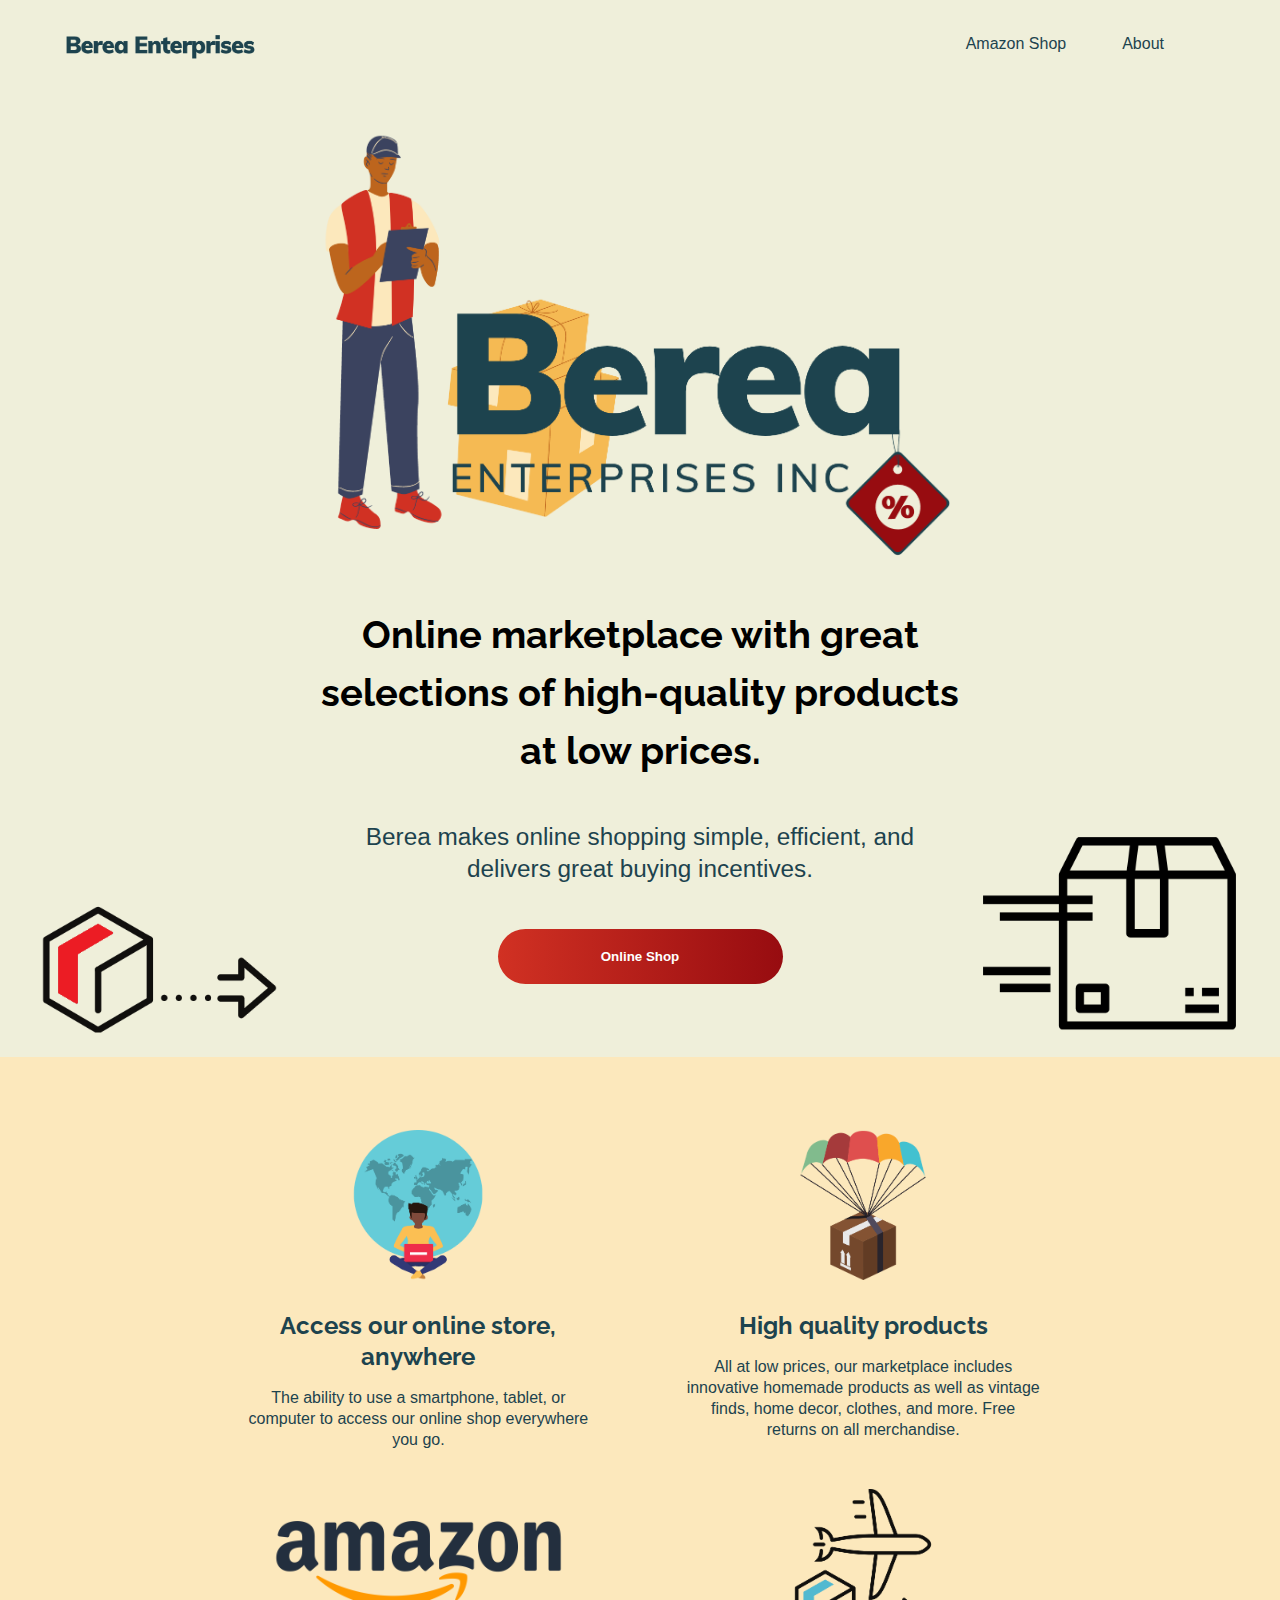
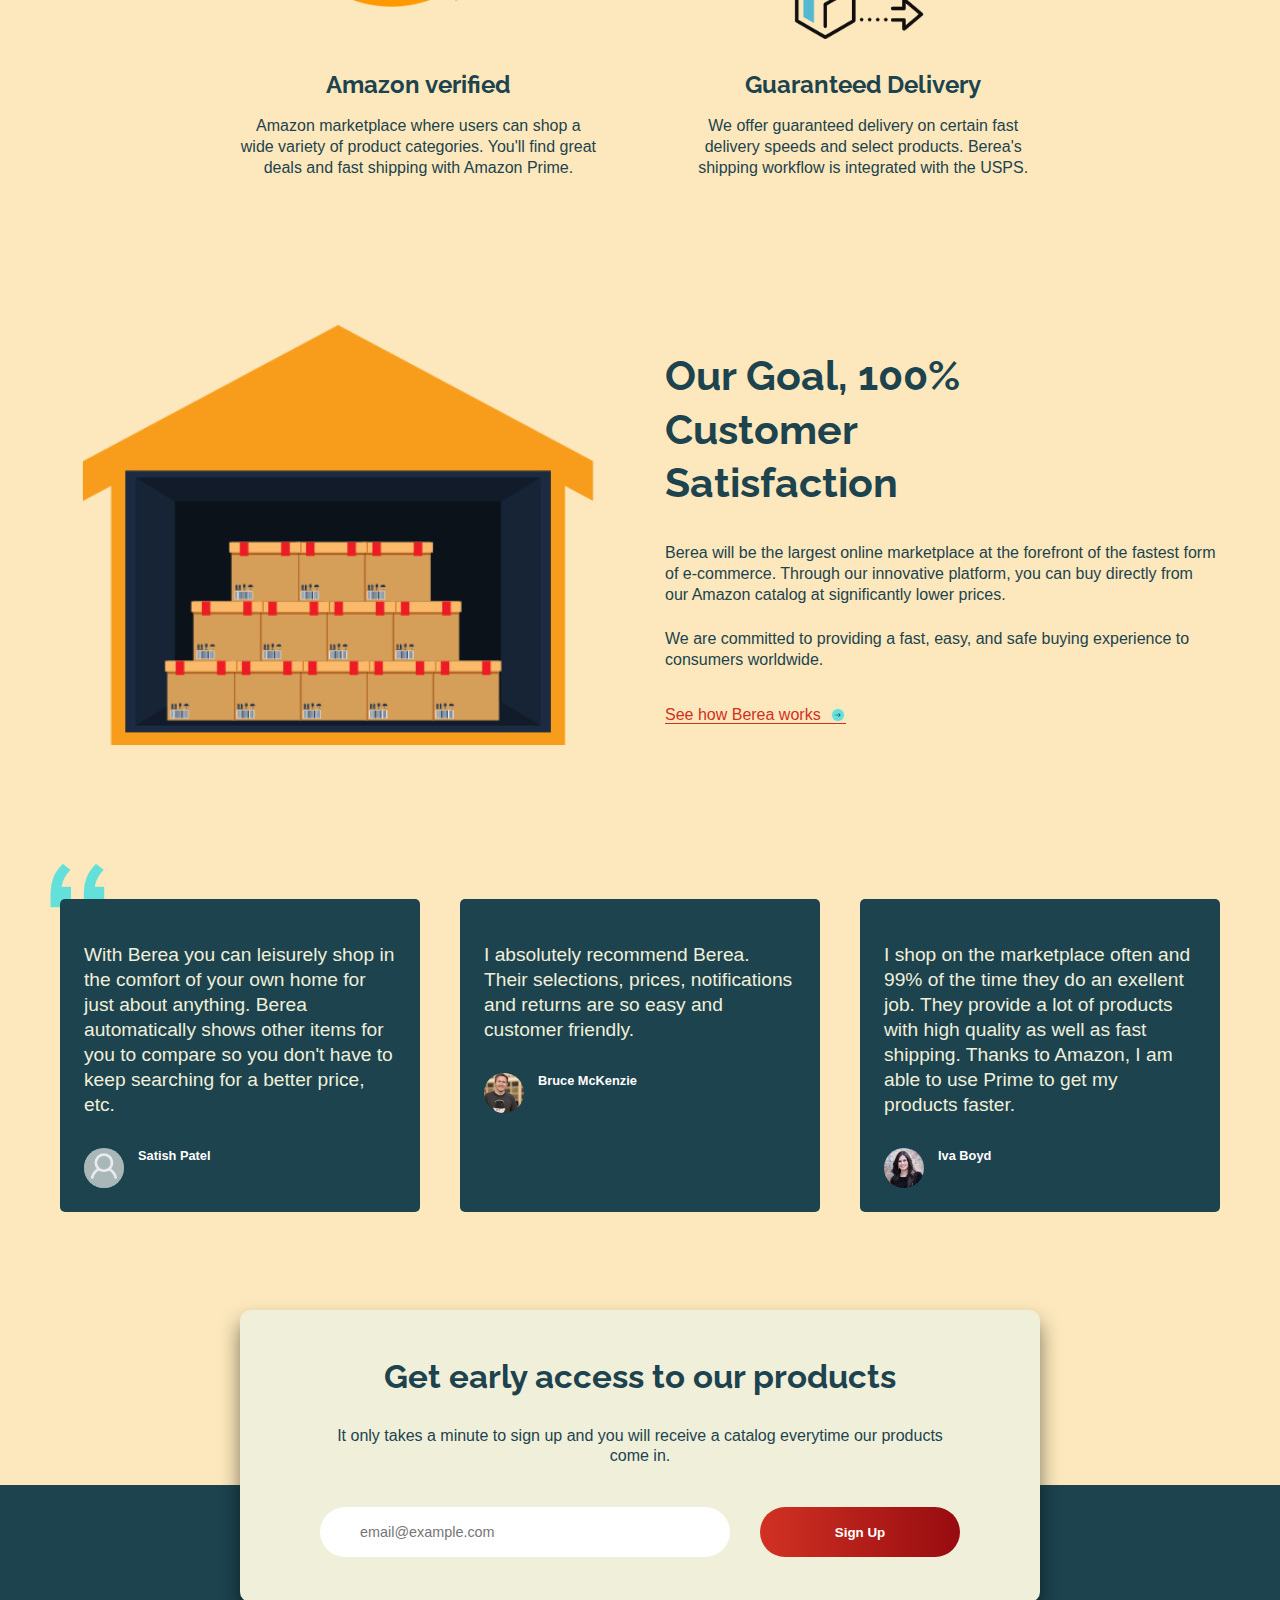
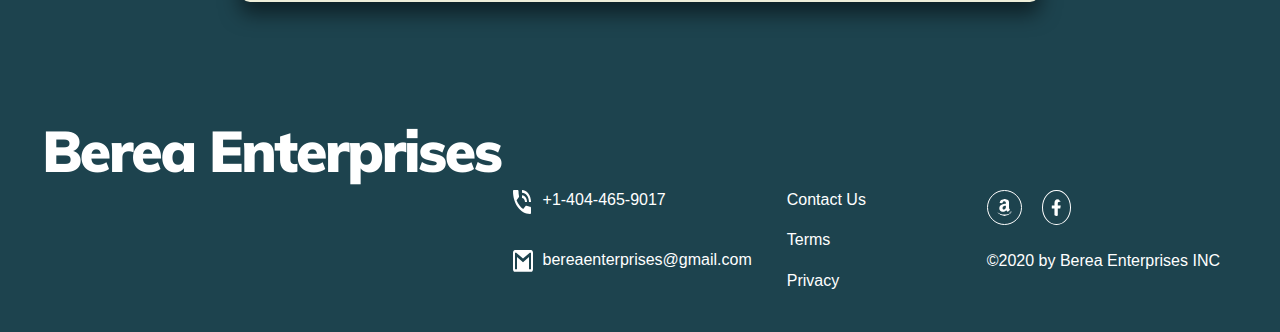
<file: index.html>
<!DOCTYPE html>
<html lang="en">
<head>
    <meta charset="UTF-8">
    <meta name="viewport" content="width=device-width, initial-scale=1.0">
    <meta http-equiv="X-UA-Compatible" content="ie=edge">
    <title>Berea Enterprises</title>

    <link href="https://fonts.googleapis.com/css?family=Open+Sans:400,700|Raleway:400,700&display=swap" rel="stylesheet">
    <link rel="stylesheet" href="/css/style.css">
    <link rel="icon" type="image/png" href="/images/favicon.png"/>
</head>
<body>
    <header>
        <div class="container--head">
            <img src="/images/Berea (8).png" />
            <a href="#">Amazon Shop</a>
            <!-- <a href="#">Team</a> -->
            <a href="#">About</a>
        </div>
    </header>

    <section class="hero">
        <div class="container">
            <img src="/images/bereanew.png"/>
            <h1 style="color: black;">Online marketplace with great selections of high-quality products at low prices.</h1>
            <p> Berea makes online shopping simple, efficient, and delivers great buying incentives.
            </p>
            <button style="color:white" class="button--large">Online Shop</button>
        </div>
    </section>

    
    <section class="features">
        <div class="container--small feature-grid">

            <div class="feature">
                <div class="feature-image">
                    <img src="/images/world2.png" alt="Access anywhere">
                </div>
                <div class="feature-title">
                    Access our online store, anywhere
                </div>
                <div class="feature-description">
                    The ability to use a smartphone, tablet, or computer to access our online shop everywhere you go.
                </div>
            </div>
            
            <div class="feature">
                <div class="feature-image">
                    <img src="/images/package.png" alt="Any file">
                </div>
                <div class="feature-title">
                   High quality products
                </div>
                <div class="feature-description">
                    All at low prices, our marketplace includes innovative homemade products 
                    as well as vintage finds, home decor, clothes, and more.
                    Free returns on all merchandise.
                </div>
            </div>

            <div class="feature">
                <div class="feature-image">
                    <img src="/images/amazonlogo.png" alt="Amazon">
                </div>
                <div class="feature-title">
                    Amazon verified
                </div>
                <div class="feature-description">
                    Amazon marketplace where users can shop a wide variety of product 
                    categories. You'll find great deals and fast shipping with Amazon Prime.
                </div>
            </div>

            <div class="feature">
                <div class="feature-image">
                    <img src="/images/ship1.png" alt="collaboration">
                </div>
                
                <div class="feature-title">
                    Guaranteed Delivery
                </div>
                <div class="feature-description">
                    We offer guaranteed delivery on certain fast delivery speeds
                    and select products. Berea's shipping workflow is integrated 
                    with the USPS.
                </div>
            </div>
        </div>
    </section>

    <section class="productive">
        <div class="container productive_grid">
            <div class="productive_image">
                <img src="/images/100.png" alt="Stay productive" />
            </div>
            <div class="productive_text">
                <h2 class="large">Our Goal, 100% Customer Satisfaction</h2>
                <p>
                    Berea will be the largest online marketplace at the forefront of the fastest form of e-commerce.
                    Through our innovative platform, you can buy directly from our Amazon catalog at significantly lower prices.
                </p>
                <p>
                    We are committed to providing a fast, easy, and safe buying experience to consumers worldwide.
                </p>
                <a href="#">See how Berea works</a>
            </div>
        </div>

    </section>

    <section class="quotes">
        <div class="container quotes_grid">
            <div class="quote">
                <div style="color: #efefda" class="quote__text">
                    With Berea you can leisurely shop in the comfort of your own home for just about anything. 
                    Berea automatically shows other items for you to compare so you don't have to keep searching for a better price, etc.
                </div>

                <div class="quote__author">
                    <div class="quote__author-image">
                        <img src="/images/person.jpg" alt="Satish Patel">
                    </div>
                    <div style="color:white" class="quote__author-name">                    Satish Patel
                    </div>
                    <!-- <div class="quote__author-title">                    Founder & CEO, Huddle
                    </div> -->

                </div>
            </div>

            <div class="quote">
                <div style="color:#efefda" class="quote__text">
                    I absolutely recommend Berea. Their selections, prices, notifications and returns are so easy and customer friendly. 
                    
                </div>

                <div class="quote__author">
                    <div class="quote__author-image">
                        <img src="/images/profile-2.jpg" alt="Bruce McKenzie">
                    </div>
                    <div style="color:white" class="quote__author-name">
                    Bruce McKenzie
                    </div>
                    <!-- <div class="quote__author-title">                    Founder & CEO, Huddle
                    </div> -->

                </div>
            </div>

            <div class="quote">
                <div style="color:#efefda" class="quote__text">
                    I shop on the marketplace often and 99% of the time they do an exellent job. They provide a lot of products with 
                    high quality as well as fast shipping. Thanks to Amazon, I am able to use Prime to get my products faster.
                </div>

                <div class="quote__author">
                    <div class="quote__author-image">
                        <img src="/images/profile-3.jpg" alt="Ivy Boyd">
                    </div>
                    <div style="color:white" class="quote__author-name">
                        Iva Boyd
                    </div>
                    <!-- <div class="quote__author-title">Founder & CEO, Huddle
                    </div> -->

                </div>    
            </div>
        </div>
    </section>

    <section class="signup">
        <div class="container--small">
            <div class="signup__block">
                <h2 class="small">Get early access to our products</h2>
                <p>
                    It only takes a minute to sign up and you will receive a catalog everytime our products come in.
                </p>
                <form class="signup__form">
                    <input type="email" name="email" id="email" placeholder="email@example.com">
                    <input style="color:white" type="submit" class="button" value="Sign Up">
                </form>
            </div>
                
        </div>
    </section>

    <footer class="footer">
        <div class="container--foot">
            <div class="footer__logo">
                <img src="/images/Berea (9).png" alt="Berea Logo">
            </div>

            <!-- <div class="footer__address">
                <svg width="13" height="18" xmlns="http://www.w3.org/2000/svg"></svg>
                <div class="address" style="color:white">

                </div>
            </div> -->

            <div class="footer__links1">
                <div class="footer__contact-phone">
                    <img src="/images/icon-phone.svg" alt="Phone Icon">
                    <div class="phone"><a href="tel:+1-543-123-4567" style="color:white">
                        +1-404-465-9017
                    </a>
                    </div>
                </div>

                <div class="footer__contact-email">
                    <img src="/images/icon-email.svg" alt="Email Icon">
                    <div class="email"><a href="mailto:example@fylo.com" style="color:white">bereaenterprises@gmail.com</a>
                    </div>
                </div>
            </div>

            <div class="footer__links2">
                <a href="#" style="color:white"> Contact Us </a>
                <a href="" style="color:white"> Terms </a>
                <a href="#" style="color:white"> Privacy </a>
            </div>

            <div class="footer__social">
                
                <a href="#"><svg xmlns="http://www.w3.org/2000/svg" viewBox="0 0 24 24"><path d="M13.958 10.09c0 1.232.029 2.256-.591 3.351-.502.891-1.301 1.438-2.186 1.438-1.214 0-1.922-.924-1.922-2.292 0-2.692 2.415-3.182 4.7-3.182v.685zm3.186 7.705c-.209.189-.512.201-.745.074-1.052-.872-1.238-1.276-1.814-2.106-1.734 1.767-2.962 2.297-5.209 2.297-2.66 0-4.731-1.641-4.731-4.925 0-2.565 1.391-4.309 3.37-5.164 1.715-.754 4.11-.891 5.942-1.095v-.41c0-.753.06-1.642-.383-2.294-.385-.579-1.124-.82-1.775-.82-1.205 0-2.277.618-2.54 1.897-.054.285-.261.567-.549.582l-3.061-.333c-.259-.056-.548-.266-.472-.66.704-3.716 4.06-4.838 7.066-4.838 1.537 0 3.547.41 4.758 1.574 1.538 1.436 1.392 3.352 1.392 5.438v4.923c0 1.481.616 2.13 1.192 2.929.204.287.247.63-.01.839-.647.541-1.794 1.537-2.423 2.099l-.008-.007zm3.559 1.988c-2.748 1.472-5.735 2.181-8.453 2.181-4.027 0-7.927-1.393-11.081-3.706-.277-.202-.481.154-.251.416 2.925 3.326 6.786 5.326 11.076 5.326 3.061 0 6.614-1.214 9.066-3.494.406-.377.058-.945-.357-.723zm.67 2.216c-.091.227.104.32.31.147 1.339-1.12 1.685-3.466 1.411-3.804-.272-.336-2.612-.626-4.04.377-.22.154-.182.367.062.337.805-.096 2.595-.312 2.913.098.319.41-.355 2.094-.656 2.845z" fill-rule="evenodd" clip-rule="evenodd"/></svg>
                <a href="#"><svg xmlns="http://www.w3.org/2000/svg" viewBox="0 0 320 512"><path d="M279.14 288l14.22-92.66h-88.91v-60.13c0-25.35 12.42-50.06 52.24-50.06h40.42V6.26S260.43 0 225.36 0c-73.22 0-121.08 44.38-121.08 124.72v70.62H22.89V288h81.39v224h100.17V288z"/></svg></a>
                <a style="display: block;">INC</a>
                <a href="#" style="color:white; display: block;">©2020 by Berea Enterprises INC</a>
                <!-- <a href="#"><svg xmlns="http://www.w3.org/2000/svg" viewBox="0 0 448 512"><path d="M224.1 141c-63.6 0-114.9 51.3-114.9 114.9s51.3 114.9 114.9 114.9S339 319.5 339 255.9 287.7 141 224.1 141zm0 189.6c-41.1 0-74.7-33.5-74.7-74.7s33.5-74.7 74.7-74.7 74.7 33.5 74.7 74.7-33.6 74.7-74.7 74.7zm146.4-194.3c0 14.9-12 26.8-26.8 26.8-14.9 0-26.8-12-26.8-26.8s12-26.8 26.8-26.8 26.8 12 26.8 26.8zm76.1 27.2c-1.7-35.9-9.9-67.7-36.2-93.9-26.2-26.2-58-34.4-93.9-36.2-37-2.1-147.9-2.1-184.9 0-35.8 1.7-67.6 9.9-93.9 36.1s-34.4 58-36.2 93.9c-2.1 37-2.1 147.9 0 184.9 1.7 35.9 9.9 67.7 36.2 93.9s58 34.4 93.9 36.2c37 2.1 147.9 2.1 184.9 0 35.9-1.7 67.7-9.9 93.9-36.2 26.2-26.2 34.4-58 36.2-93.9 2.1-37 2.1-147.8 0-184.8zM398.8 388c-7.8 19.6-22.9 34.7-42.6 42.6-29.5 11.7-99.5 9-132.1 9s-102.7 2.6-132.1-9c-19.6-7.8-34.7-22.9-42.6-42.6-11.7-29.5-9-99.5-9-132.1s-2.6-102.7 9-132.1c7.8-19.6 22.9-34.7 42.6-42.6 29.5-11.7 99.5-9 132.1-9s102.7-2.6 132.1 9c19.6 7.8 34.7 22.9 42.6 42.6 11.7 29.5 9 99.5 9 132.1s2.7 102.7-9 132.1z"/></svg></a> -->
            </div>
        </div>
    </footer>
    
</body>
</html>
</file>
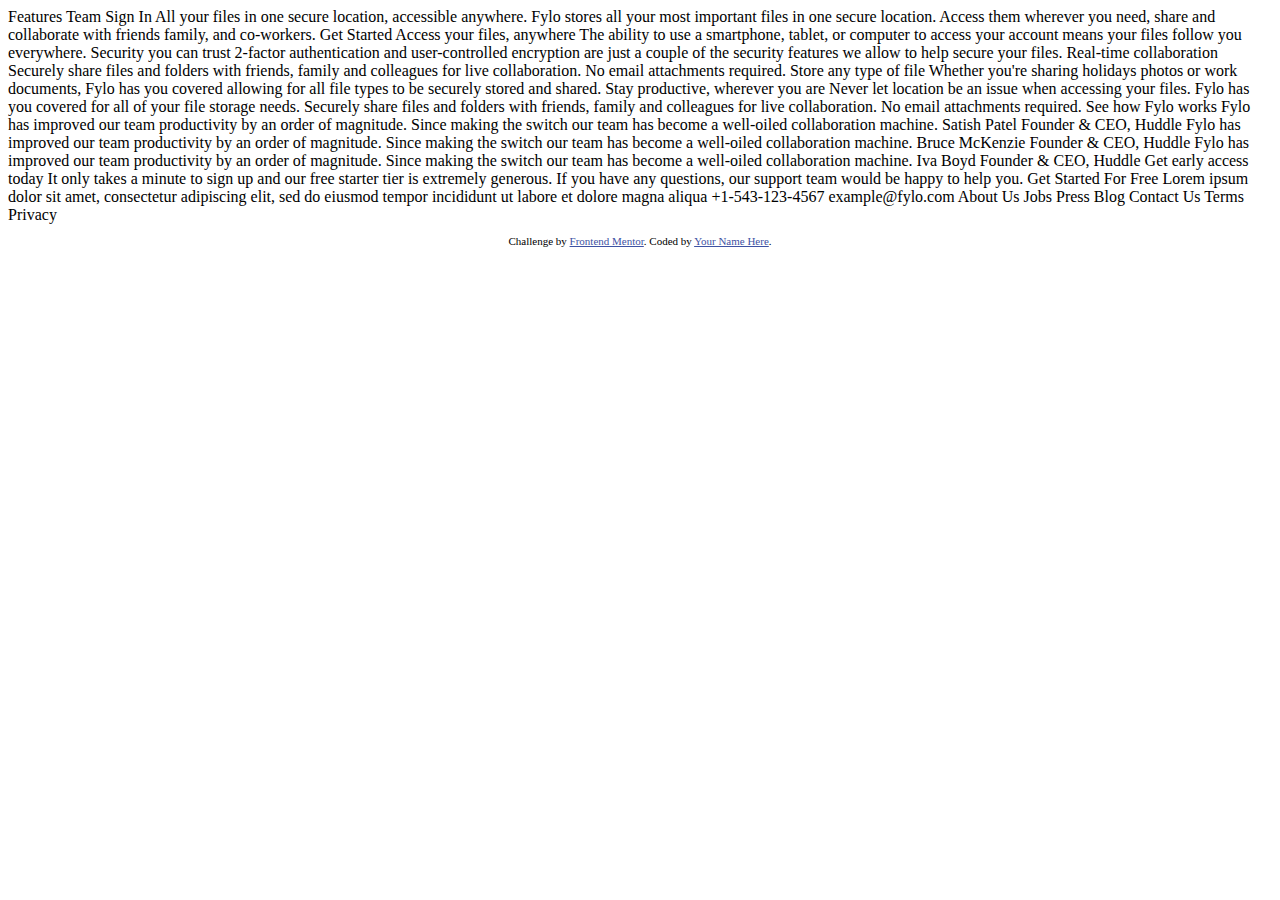
<file: Code/index1.html>
<!DOCTYPE html>
<html lang="en">
<head>
  <meta charset="UTF-8">
  <meta name="viewport" content="width=device-width, initial-scale=1.0"> <!-- displays site properly based on user's device -->

  <link rel="icon" type="image/png" sizes="32x32" href="./images/favicon-32x32.png">
  
  <title>Frontend Mentor | Fylo landing page with dark theme and features grid</title>

  <!-- Feel free to remove these styles or customise in your own stylesheet 👍 -->
  <style>
    .attribution { font-size: 11px; text-align: center; }
    .attribution a { color: hsl(228, 45%, 44%); }
  </style>
</head>
<body>
  Features
  Team
  Sign In

  All your files in one secure location, accessible anywhere.

  Fylo stores all your most important files in one secure location. Access them wherever 
  you need, share and collaborate with friends family, and co-workers.

  Get Started

  Access your files, anywhere

  The ability to use a smartphone, tablet, or computer to access your account means your 
  files follow you everywhere.

  Security you can trust

  2-factor authentication and user-controlled encryption are just a couple of the security 
  features we allow to help secure your files.

  Real-time collaboration

  Securely share files and folders with friends, family and colleagues for live collaboration. 
  No email attachments required.

  Store any type of file

  Whether you're sharing holidays photos or work documents, Fylo has you covered allowing for all 
  file types to be securely stored and shared.

  Stay productive, wherever you are

  Never let location be an issue when accessing your files. Fylo has you covered for all of your file 
  storage needs.

  Securely share files and folders with friends, family and colleagues for live collaboration. No email 
  attachments required.

  See how Fylo works

  Fylo has improved our team productivity by an order of magnitude. Since making the switch our team has 
  become a well-oiled collaboration machine.

  Satish Patel
  Founder & CEO, Huddle

  Fylo has improved our team productivity by an order of magnitude. Since making the switch our team has 
  become a well-oiled collaboration machine.

  Bruce McKenzie
  Founder & CEO, Huddle

  Fylo has improved our team productivity by an order of magnitude. Since making the switch our team has 
  become a well-oiled collaboration machine.

  Iva Boyd
  Founder & CEO, Huddle

  Get early access today

  It only takes a minute to sign up and our free starter tier is extremely generous. If you have any 
  questions, our support team would be happy to help you.

  Get Started For Free

  Lorem ipsum dolor sit amet, consectetur adipiscing elit, sed do eiusmod tempor incididunt ut labore et 
  dolore magna aliqua

  +1-543-123-4567
  example@fylo.com

  About Us
  Jobs
  Press
  Blog

  Contact Us
  Terms
  Privacy

  <footer>
    <p class="attribution">
      Challenge by <a href="https://www.frontendmentor.io?ref=challenge" target="_blank">Frontend Mentor</a>. 
      Coded by <a href="#">Your Name Here</a>.
    </p>
  </footer>
</body>
</html>
</file>
<file: css/style.css>
html {
  font-size: 100%;
}

*, *:after, *:before {
  -webkit-box-sizing: border-box;
          box-sizing: border-box;
}

body {
  font-family: "Opens Sans", sans-serif;
  font-size: calc(1rem + 0.75vw);
  line-height: 1.3;
  padding: 0px;
  margin: 0px;
}

*, a {
  color: #1d434e;
}

a, p {
  font-size: 0.875rem;
}

@media screen and (min-width: 999px) {
  a, p {
    font-size: 1rem;
  }
}

a {
  text-decoration: none;
}

h1, h2, h3 {
  font-family: "Raleway", sans-serif;
  margin-top: 0px;
}

h2.small {
  font-size: 1.3em;
}

h2.large {
  font-size: 1.6em;
}

p {
  margin-top: 0px;
  margin-bottom: 1.5em;
}

section {
  background-color: #fce8bc;
}

.container, .container--small, .container--head, .container--foot {
  max-width: 1440px;
  margin: 0 auto;
  padding: 25px 20px 100px 20px;
}

@media screen and (min-width: 999px) {
  .container, .container--small, .container--head, .container--foot {
    padding: 73px 60px 73px 60px;
  }
}

.container--small {
  max-width: 920px;
}

.container--head {
  padding: 25px 20px 10px 20px;
}

@media screen and (min-width: 999px) {
  .container--head {
    padding: 30px 60px 0px 60px;
  }
}

.container--foot {
  padding: 50px 20px 10px 20px;
}

@media screen and (min-width: 999px) {
  .container--foot {
    padding: 30px 60px 20px 30px;
  }
}

button, .button, button--large, .button--large {
  border: none;
  background: -webkit-gradient(linear, left top, right top, from(#d13123), to(#970c10));
  background: linear-gradient(to right, #d13123, #970c10);
  font-size: 0 0.875rem;
  font-weight: 700;
  padding: 15px 20px;
  width: 100%;
  text-align: center;
  border-radius: 30px;
  cursor: pointer;
}

@media screen and (min-width: 699px) {
  button, .button, button--large, .button--large {
    max-width: 200px;
  }
}

button:hover, .button:hover, button--large:hover, .button--large:hover {
  background: -webkit-gradient(linear, left top, right top, from(#970c10), to(#970c10));
  background: linear-gradient(to right, #970c10, #970c10);
}

button--large, .button--large {
  padding: 20px;
}

@media screen and (min-width: 699px) {
  button--large, .button--large {
    max-width: 285px;
  }
}

input {
  font-family: "Opens Sans", sans-serif;
}

input[type="text"], input[type="email"] {
  outline: none;
  border: none;
  border-radius: 30px;
  font-size: 0.9rem;
  color: #3b435f;
  padding: 17px 40px;
}

header {
  background-color: #efefda;
}

header .container--head {
  display: -ms-grid;
  display: grid;
  -ms-grid-columns: minmax(100px, 1fr) (auto)[3];
      grid-template-columns: minmax(100px, 1fr) repeat(3, auto);
  grid-gap: 32px;
  -webkit-box-align: center;
      -ms-flex-align: center;
          align-items: center;
}

@media screen and (min-width: 999px) {
  header .container--head {
    grid-gap: 56px;
  }
}

header img {
  width: 100px;
}

@media screen and (min-width: 999px) {
  header img {
    width: 200px;
  }
}

header a {
  font-size: 0.875rem;
}

@media screen and (min-width: 999px) {
  header a {
    font-size: 1rem;
  }
}

header a:hover {
  text-decoration: underline;
}

.hero {
  position: relative;
  background-color: #efefda;
}

.hero:after {
  content: "";
  position: absolute;
  z-index: 0;
  width: 100%;
  height: 40vw;
  bottom: 0px;
  background-image: url("");
  background-size: cover;
  background-repeat: no-repeat;
  background-position: bottom center;
}

@media screen and (min-width: 699px) {
  .hero:after {
    background-image: url("/images/hero1.png");
    height: 33vw;
  }
}

.hero .container, .hero .container--small, .hero .container--head, .hero .container--foot {
  display: -webkit-box;
  display: -ms-flexbox;
  display: flex;
  -webkit-box-orient: vertical;
  -webkit-box-direction: normal;
      -ms-flex-direction: column;
          flex-direction: column;
  -webkit-box-align: center;
      -ms-flex-align: center;
          align-items: center;
  text-align: center;
}

.hero > * {
  position: relative;
  z-index: 1;
}

.hero img {
  width: 100%;
  max-width: 716px;
}

.hero h1 {
  max-width: 678px;
  font-size: 1.5em;
  line-height: 1.5;
  margin: 1.1em 0;
}

.hero p {
  max-width: 585px;
  font-size: 0.95em;
}

.hero button {
  margin-top: 8px;
}

.features .feature-grid {
  display: -ms-grid;
  display: grid;
  -ms-grid-columns: 1fr;
      grid-template-columns: 1fr;
  gap: 12vw 10vw;
  margin: 0 auto;
}

@media screen and (min-width: 699px) {
  .features .feature-grid {
    -ms-grid-columns: (1fr)[2];
        grid-template-columns: repeat(2, 1fr);
  }
}

@media screen and (min-width: 999px) {
  .features .feature-grid {
    gap: 3vw 7vw;
  }
}

.features .feature {
  text-align: center;
}

.features .feature-image {
  display: -webkit-box;
  display: -ms-flexbox;
  display: flex;
  -webkit-box-pack: center;
      -ms-flex-pack: center;
          justify-content: center;
  -webkit-box-align: center;
      -ms-flex-align: center;
          align-items: center;
  height: 150px;
  margin-bottom: 30px;
}

.features .feature img {
  height: 100%;
  width: auto;
}

.features .feature-title {
  font-family: "Raleway", sans-serif;
  font-size: 1.5rem;
  font-weight: 700;
  margin-bottom: 16px;
}

.features .feature-description {
  font-size: 1rem;
}

.productive_grid {
  display: -ms-grid;
  display: grid;
  -ms-grid-columns: 1fr;
      grid-template-columns: 1fr;
  -webkit-box-align: center;
      -ms-flex-align: center;
          align-items: center;
  gap: 50px;
  max-width: 600px;
  margin: 0 auto;
}

@media screen and (min-width: 999px) {
  .productive_grid {
    -ms-grid-columns: (1fr)[2];
        grid-template-columns: repeat(2, 1fr);
    max-width: 1320px;
  }
}

.productive_image {
  text-align: center;
}

.productive_image img {
  width: 100%;
  max-width: 615px;
}

@media screen and (min-width: 999px) {
  .productive_text h2 {
    max-width: 400px;
  }
}

.productive_text a {
  background-image: url("/images/icon-arrow.svg");
  background-repeat: no-repeat;
  background-position: right center;
  padding-right: 25px;
  color: #d13123;
  border-bottom: 1px solid #d13123;
  -webkit-transition: all 200ms ease-in-out;
  transition: all 200ms ease-in-out;
}

.productive_text a:hover {
  color: #ffffff;
  border-bottom: 1px solid #ffffff;
}

.quotes {
  padding-bottom: 200px;
}

.quotes_grid {
  position: relative;
  display: -ms-grid;
  display: grid;
  -ms-grid-columns: 1fr;
      grid-template-columns: 1fr;
  gap: 25px;
  max-width: 500px;
}

@media screen and (min-width: 999px) {
  .quotes_grid {
    -ms-grid-columns: (1fr)[3];
        grid-template-columns: repeat(3, 1fr);
    max-width: 1320px;
    gap: 40px;
  }
}

.quotes_grid:first-child:before {
  content: url("/images/bg-quotes.png");
  -webkit-transform: scale(0.7);
          transform: scale(0.7);
  position: absolute;
  z-index: 0;
  top: -20px;
  left: 20px;
  width: 27px;
  height: 18px;
}

@media screen and (min-width: 999px) {
  .quotes_grid:first-child:before {
    -webkit-transform: none;
            transform: none;
    top: 37px;
    left: 50px;
    width: 60px;
    height: 45px;
  }
}

.quotes .quote {
  position: relative;
  z-index: 1;
  background-color: #1d434e;
  padding: 30px 24px 24px 24px;
  border-radius: 5px;
}

@media screen and (min-width: 999px) {
  .quotes .quote {
    padding: 44px 24px 24px 24px;
  }
}

.quotes .quote__text {
  font-size: 0.75em;
  margin-bottom: 30px;
}

.quotes .quote__author {
  display: -ms-grid;
  display: grid;
  -ms-grid-columns: 40px 1fr;
      grid-template-columns: 40px 1fr;
  -ms-grid-rows: 20px 20px;
      grid-template-rows: 20px 20px;
  -webkit-column-gap: 14px;
          column-gap: 14px;
}

.quotes .quote__author-image {
  width: 40px;
  height: 40px;
  -ms-grid-column: 1;
  -ms-grid-column-span: 1;
  grid-column: 1 / span 1;
  -ms-grid-row: 1;
  -ms-grid-row-span: 2;
  grid-row: 1 / span 2;
}

.quotes .quote__author-image img {
  width: 100%;
  height: auto;
  border-radius: 50%;
}

.quotes .quote__author-name {
  font-size: 0.5em;
  font-weight: 700;
}

.quotes .quote__author-title {
  font-size: 0.5em;
}

.signup {
  position: absolute;
  background: transparent;
  width: 100%;
  -webkit-transform: translateY(-248px);
          transform: translateY(-248px);
}

.signup__block {
  border-radius: 10px;
  -webkit-box-shadow: 0px 12px 20px rgba(0, 0, 0, 0.5);
          box-shadow: 0px 12px 20px rgba(0, 0, 0, 0.5);
  background-color: #efefda;
  padding: 45px 30px 45px 30px;
  text-align: center;
}

@media screen and (min-width: 699px) {
  .signup__block {
    padding: 45px 60px 45px 60px;
  }
}

@media screen and (min-width: 999px) {
  .signup__block {
    padding: 45px 80px 45px 80px;
  }
}

.signup__form {
  display: -ms-grid;
  display: grid;
  -ms-grid-columns: 1fr;
      grid-template-columns: 1fr;
  gap: 25px;
  margin-top: 35px;
}

@media screen and (min-width: 699px) {
  .signup__form {
    -ms-grid-columns: 1fr 200px;
        grid-template-columns: 1fr 200px;
    gap: 30px;
    margin-top: 40px;
  }
}

.footer {
  background-color: #1d434e;
  font-size: 1rem;
  padding-top: 200px;
}

.footer a:hover {
  text-decoration: underline;
}

.footer .container, .footer .container--small, .footer .container--head, .footer .container--foot {
  display: -ms-grid;
  display: grid;
  grid-row-gap: 15px;
  grid-column-gap: 0px;
  -ms-grid-columns: 1fr;
      grid-template-columns: 1fr;
      grid-template-areas: "logo" "contact" "links1" "links2" "social";
}

@media screen and (min-width: 699px) {
  .footer .container, .footer .container--small, .footer .container--head, .footer .container--foot {
    grid-column-gap: 5px;
  }
}

@media screen and (min-width: 999px) {
  .footer .container, .footer .container--small, .footer .container--head, .footer .container--foot {
    grid-column-gap: 35px;
    -ms-grid-columns: 3fr 2fr 2fr 2fr auto;
        grid-template-columns: 3fr 2fr 2fr 2fr auto;
    -ms-grid-rows: 60px 1fr;
        grid-template-rows: 60px 1fr;
        grid-template-areas: "logo logo logo logo logo" "address contact links1 links2 social";
  }
}

@media screen and (min-width: 1399px) {
  .footer .container, .footer .container--small, .footer .container--head, .footer .container--foot {
    grid-column-gap: 60px;
  }
}

.footer__logo img {
  max-width: 100%;
}

@media screen and (min-width: 999px) {
  .footer__logo {
    -ms-grid-row: 1;
    -ms-grid-column: 1;
    grid-area: logo;
  }
}

.footer__address {
  grid-area: address;
  display: -webkit-box;
  display: -ms-flexbox;
  display: flex;
  margin-right: 20px;
}

.footer__address svg {
  -webkit-box-flex: 0;
      -ms-flex: 0 0 13px;
          flex: 0 0 13px;
  margin-top: 3px;
}

.footer__contact {
  -ms-grid-row: 2;
  -ms-grid-column: 1;
  grid-area: contact;
}

@media screen and (min-width: 999px) {
  .footer__contact {
    -ms-grid-column-align: right;
        justify-self: right;
  }
}

.footer__contact a {
  font-size: 0.875rem;
}

.footer__contact-phone, .footer__contact-email {
  display: -webkit-box;
  display: -ms-flexbox;
  display: flex;
}

.footer__contact-phone {
  margin-bottom: 20px;
}

.footer__contact-phone svg {
  width: 18px;
  margin-right: 20px;
}

.footer__contact-email svg {
  width: 20px;
  margin-right: 20px;
}

.footer__links1 a, .footer__links2 a {
  display: block;
  margin-bottom: 20px;
}

.footer__links1 {
  -ms-grid-row: 3;
  -ms-grid-column: 1;
  grid-area: links1;
}

@media screen and (min-width: 999px) {
  .footer__links1 {
    -ms-grid-column-align: right;
        justify-self: right;
  }
}

.footer__links2 {
  -ms-grid-row: 4;
  -ms-grid-column: 1;
  grid-area: links2;
}

.footer__social {
  -ms-grid-row: 5;
  -ms-grid-column: 1;
  grid-area: social;
}

.footer__social svg {
  height: 35px;
  height: 35px;
  border: 1px solid #ffffff;
  border-radius: 50%;
  padding: 8px;
  fill: #ffffff;
  margin-right: 16px;
  -webkit-transition: all 150ms ease-in-out;
  transition: all 150ms ease-in-out;
}

.footer__social svg:hover {
  background-color: #ffffff;
  fill: #1d434e;
}
/*# sourceMappingURL=style.css.map */
</file>
